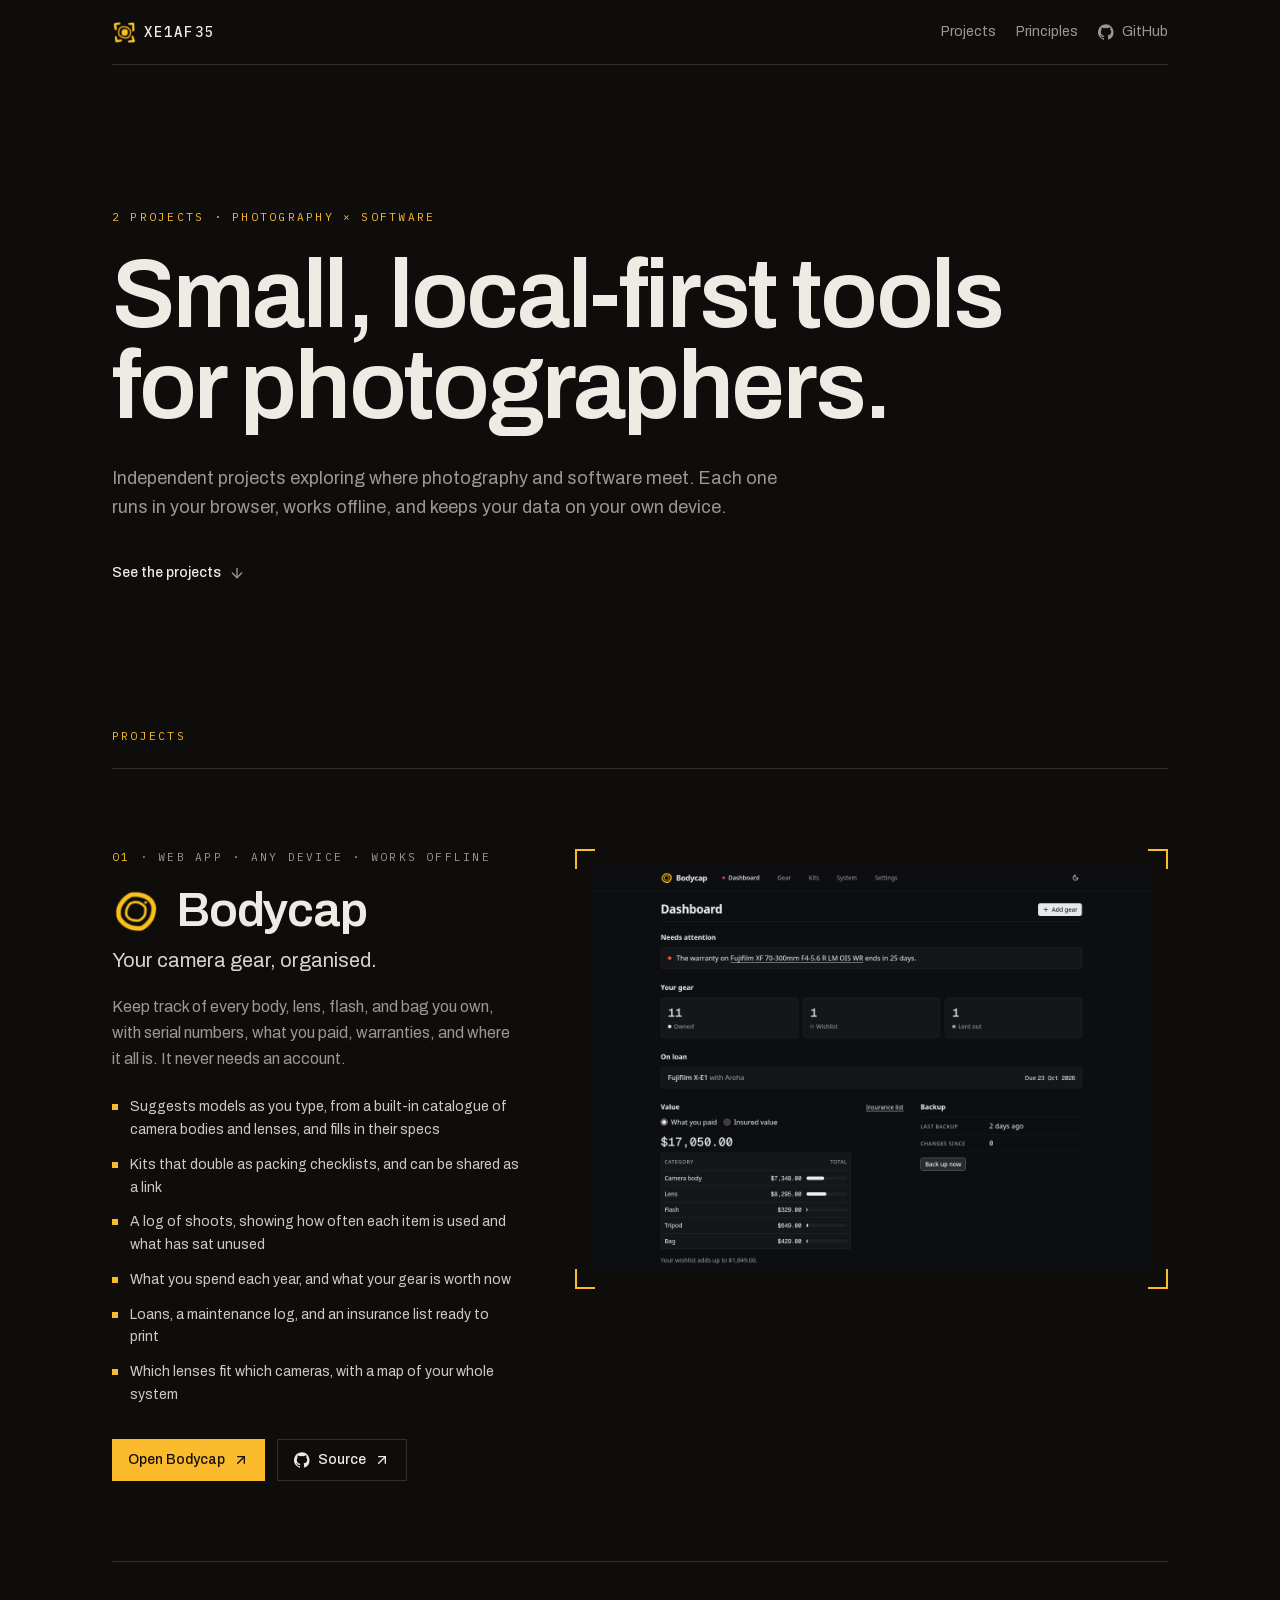
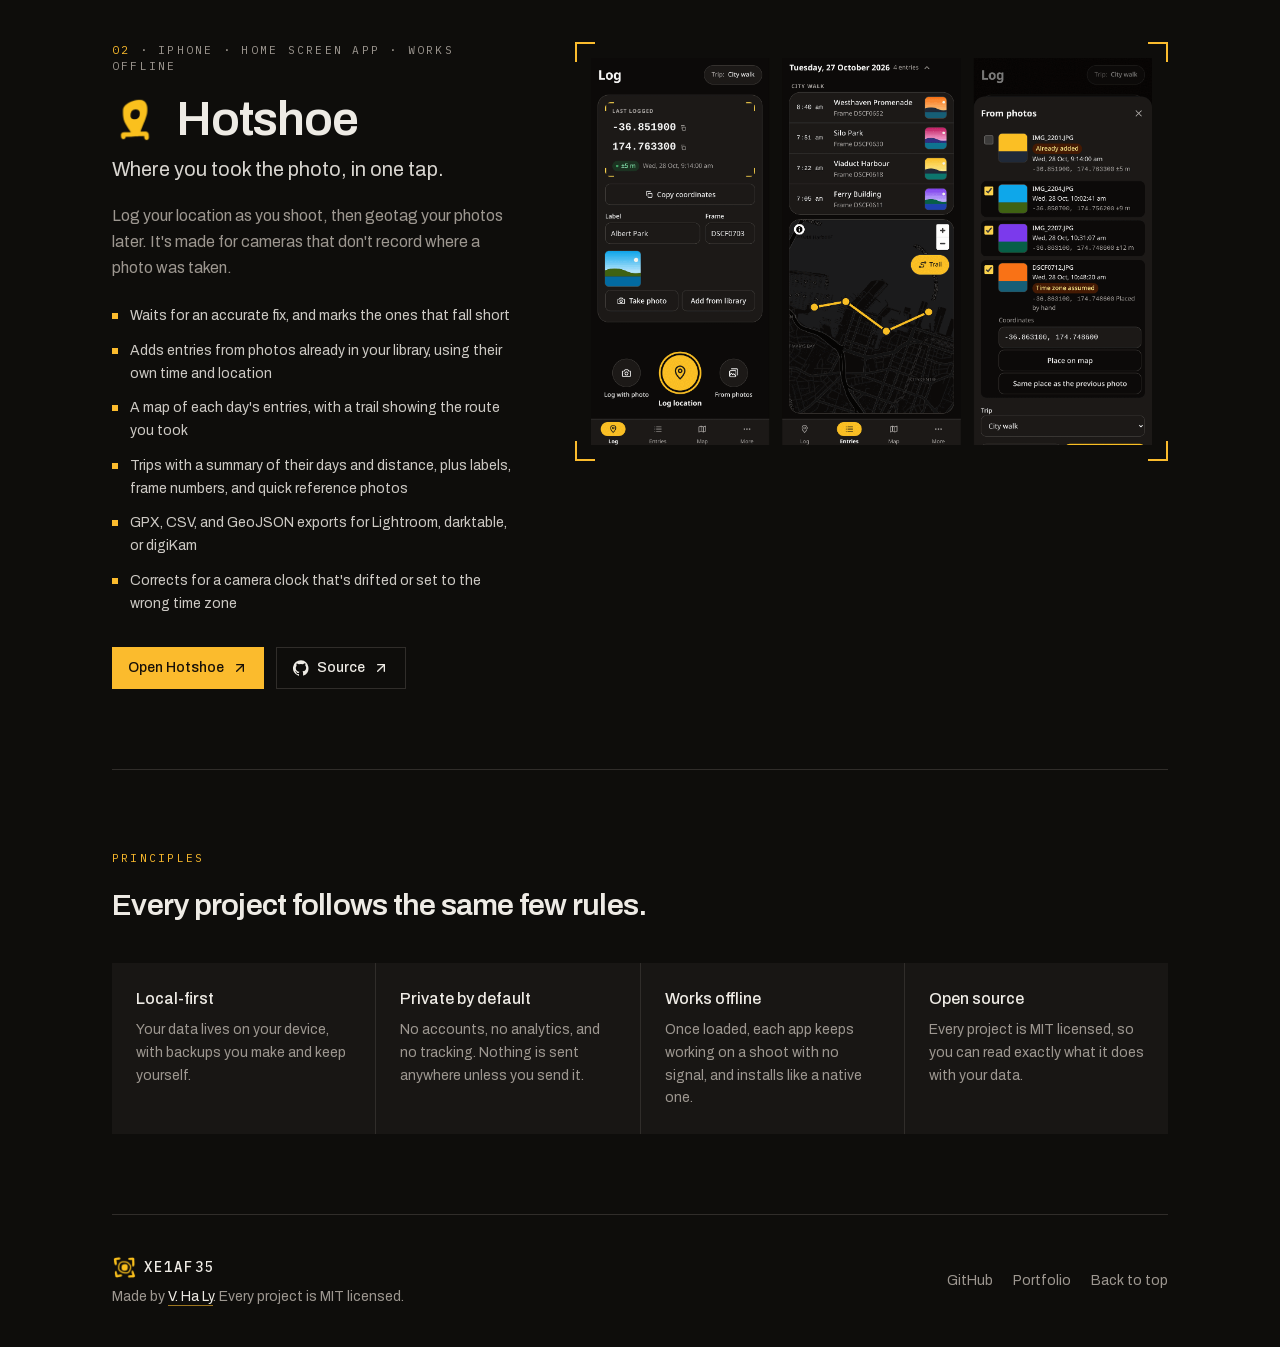
<file: index.html>
<!DOCTYPE html><html lang="en-NZ" class="bg-background archivo_9443aef7-module__vKFuNW__variable ibm_plex_mono_28411002-module__cjC0Ca__variable"><head><meta charSet="utf-8"/><meta name="viewport" content="width=device-width, initial-scale=1"/><link rel="preload" href="/_next/static/media/75affa71d1e2f6a7-s.p.17-aodiw50953.woff2" as="font" crossorigin="" type="font/woff2"/><link rel="preload" href="/_next/static/media/99e609270109b47d-s.p.40sczeszzbjw1.woff2" as="font" crossorigin="" type="font/woff2"/><link rel="preload" href="/_next/static/media/effe91970fc4db64-s.p.0oace-s_gkfks.woff2" as="font" crossorigin="" type="font/woff2"/><link rel="preload" href="/icon.png?v=8499e28e8b" as="image"/><link rel="preload" href="/icons/bodycap.png?v=07305f9832" as="image"/><link rel="preload" href="/projects/bodycap.png?v=59fda9c60c" as="image"/><link rel="preload" href="/icons/hotshoe.png?v=82505950b6" as="image"/><link rel="stylesheet" href="/_next/static/chunks/3-f-w91wsp8zu.css" data-precedence="next"/><link rel="preload" as="script" fetchPriority="low" href="/_next/static/chunks/068tv5jdpv59c.js"/><script src="/_next/static/chunks/0fp66e41x4xz5.js" async=""></script><script src="/_next/static/chunks/1pxn44xleb8o7.js" async=""></script><script src="/_next/static/chunks/turbopack-30o8ffguptx6-.js" async=""></script><script src="/_next/static/chunks/017i2_0_yuh4o.js" async=""></script><script src="/_next/static/chunks/14hf65ykvrs0z.js" async=""></script><meta name="theme-color" content="#0f0e0d"/><meta name="color-scheme" content="dark"/><title>XE1AF35: Small, local-first tools for photographers</title><meta name="description" content="Independent projects exploring where photography and software meet. Each one runs in your browser, works offline, and keeps your data on your own device."/><link rel="icon" href="/icon.png?icon.20_jeyolqkyei.png" sizes="100x100" type="image/png"/><link rel="apple-touch-icon" href="/apple-icon.png?apple-icon.3x8few6mnfmg3.png" sizes="180x180" type="image/png"/><meta name="next-size-adjust" content=""/><script src="/_next/static/chunks/0cz1d0mv5g_q7.js" noModule=""></script></head><body class="font-sans antialiased"><div hidden=""><!--$--><!--/$--></div><div id="top" class="mx-auto min-h-dvh w-full max-w-6xl px-4 sm:px-8 lg:px-12"><header class="flex items-center justify-between gap-4 border-b border-border py-5"><a href="#top" class="inline-flex items-center gap-2 font-mono text-sm font-medium tracking-[0.15em] text-foreground"><img src="/icon.png?v=8499e28e8b" alt="" width="24" height="24" class="size-6"/>XE1AF35</a><nav aria-label="Main" class="flex items-center gap-5 text-sm text-muted-foreground"><a href="#projects" class="transition-colors hover:text-foreground">Projects</a><a href="#principles" class="hidden transition-colors hover:text-foreground sm:inline">Principles</a><a href="https://github.com/XE1AF35" target="_blank" rel="noreferrer" class="inline-flex items-center gap-2 transition-colors hover:text-foreground"><svg viewBox="0 0 24 24" fill="currentColor" aria-hidden="true" class="size-4"><path d="M12 .3a12 12 0 0 0-3.8 23.4c.6.1.8-.3.8-.6v-2c-3.3.7-4-1.6-4-1.6-.6-1.4-1.4-1.8-1.4-1.8-1-.7.1-.7.1-.7 1.2.1 1.8 1.2 1.8 1.2 1 1.8 2.8 1.3 3.5 1 .1-.8.4-1.3.7-1.6-2.7-.3-5.5-1.3-5.5-6 0-1.2.5-2.3 1.3-3.1-.2-.4-.6-1.6 0-3.2 0 0 1-.3 3.4 1.2a11.5 11.5 0 0 1 6 0C17.3 4.7 18.3 5 18.3 5c.6 1.6.2 2.8.1 3.2.8.8 1.3 1.9 1.3 3.1 0 4.6-2.8 5.6-5.5 5.9.5.4.9 1.1.9 2.2v3.3c0 .3.2.7.8.6A12 12 0 0 0 12 .3"></path></svg><span class="sr-only sm:not-sr-only">GitHub</span></a></nav></header><main><section aria-labelledby="tagline" class="py-20 sm:py-28 lg:py-36"><p class="font-mono text-[0.7rem] uppercase tracking-[0.2em] text-primary">2<!-- --> projects · Photography × software</p><h1 id="tagline" class="mt-6 max-w-4xl text-balance text-5xl font-semibold leading-[0.95] tracking-tight sm:text-7xl lg:text-8xl">Small, local-first tools for photographers.</h1><p class="mt-8 max-w-2xl text-pretty text-lg leading-relaxed text-muted-foreground">Independent projects exploring where photography and software meet. Each one runs in your browser, works offline, and keeps your data on your own device.</p><a href="#projects" class="group mt-10 inline-flex items-center gap-2 text-sm font-medium text-foreground transition-colors hover:text-primary">See the projects<svg xmlns="http://www.w3.org/2000/svg" width="24" height="24" viewBox="0 0 24 24" fill="none" stroke="currentColor" stroke-width="2" stroke-linecap="round" stroke-linejoin="round" class="lucide lucide-arrow-down size-4 text-muted-foreground transition-transform duration-300 group-hover:translate-y-0.5 group-hover:text-primary" aria-hidden="true"><path d="M12 5v14"></path><path d="m19 12-7 7-7-7"></path></svg></a></section><section id="projects" aria-labelledby="projects-heading" class="scroll-mt-6"><h2 id="projects-heading" class="font-mono text-[0.7rem] uppercase tracking-[0.2em] pb-6 text-primary">Projects</h2><article aria-labelledby="bodycap" class="border-t border-border py-16 sm:py-20"><div class="grid grid-cols-1 gap-10 lg:grid-cols-12 lg:gap-14"><div class="min-w-0 lg:col-span-5"><p class="font-mono text-[0.7rem] uppercase tracking-[0.2em] text-muted-foreground"><span class="text-primary">01</span><span> · <!-- -->Web app</span><span> · <!-- -->Any device</span><span> · <!-- -->Works offline</span></p><h3 id="bodycap" class="mt-5 flex items-center gap-4 text-4xl font-semibold tracking-tight sm:text-5xl"><img src="/icons/bodycap.png?v=07305f9832" alt="" width="48" height="48" class="size-10 shrink-0 sm:size-12"/>Bodycap</h3><p class="mt-3 text-xl text-foreground/90">Your camera gear, organised.</p><p class="mt-5 text-pretty leading-relaxed text-muted-foreground">Keep track of every body, lens, flash, and bag you own, with serial numbers, what you paid, warranties, and where it all is. It never needs an account.</p><ul class="mt-6 space-y-3"><li class="flex gap-3 text-sm leading-relaxed text-foreground/85"><span class="mt-2 size-1.5 shrink-0 bg-primary" aria-hidden="true"></span>Suggests models as you type, from a built-in catalogue of camera bodies and lenses, and fills in their specs</li><li class="flex gap-3 text-sm leading-relaxed text-foreground/85"><span class="mt-2 size-1.5 shrink-0 bg-primary" aria-hidden="true"></span>Kits that double as packing checklists, and can be shared as a link</li><li class="flex gap-3 text-sm leading-relaxed text-foreground/85"><span class="mt-2 size-1.5 shrink-0 bg-primary" aria-hidden="true"></span>A log of shoots, showing how often each item is used and what has sat unused</li><li class="flex gap-3 text-sm leading-relaxed text-foreground/85"><span class="mt-2 size-1.5 shrink-0 bg-primary" aria-hidden="true"></span>What you spend each year, and what your gear is worth now</li><li class="flex gap-3 text-sm leading-relaxed text-foreground/85"><span class="mt-2 size-1.5 shrink-0 bg-primary" aria-hidden="true"></span>Loans, a maintenance log, and an insurance list ready to print</li><li class="flex gap-3 text-sm leading-relaxed text-foreground/85"><span class="mt-2 size-1.5 shrink-0 bg-primary" aria-hidden="true"></span>Which lenses fit which cameras, with a map of your whole system</li></ul><div class="mt-8 flex flex-wrap gap-3"><a href="https://xe1af35.github.io/bodycap/" target="_blank" rel="noreferrer" class="group inline-flex items-center gap-2 px-4 py-2.5 text-sm font-medium transition-colors focus-visible:outline-2 focus-visible:outline-offset-2 focus-visible:outline-primary bg-primary text-primary-foreground hover:bg-primary/85">Open <!-- -->Bodycap<svg xmlns="http://www.w3.org/2000/svg" width="24" height="24" viewBox="0 0 24 24" fill="none" stroke="currentColor" stroke-width="2" stroke-linecap="round" stroke-linejoin="round" class="lucide lucide-arrow-up-right size-4 transition-transform duration-300 group-hover:-translate-y-0.5 group-hover:translate-x-0.5" aria-hidden="true"><path d="M7 7h10v10"></path><path d="M7 17 17 7"></path></svg></a><a href="https://github.com/XE1AF35/bodycap" target="_blank" rel="noreferrer" class="group inline-flex items-center gap-2 px-4 py-2.5 text-sm font-medium transition-colors focus-visible:outline-2 focus-visible:outline-offset-2 focus-visible:outline-primary border border-border text-foreground hover:border-primary hover:text-primary"><svg viewBox="0 0 24 24" fill="currentColor" aria-hidden="true" class="size-4"><path d="M12 .3a12 12 0 0 0-3.8 23.4c.6.1.8-.3.8-.6v-2c-3.3.7-4-1.6-4-1.6-.6-1.4-1.4-1.8-1.4-1.8-1-.7.1-.7.1-.7 1.2.1 1.8 1.2 1.8 1.2 1 1.8 2.8 1.3 3.5 1 .1-.8.4-1.3.7-1.6-2.7-.3-5.5-1.3-5.5-6 0-1.2.5-2.3 1.3-3.1-.2-.4-.6-1.6 0-3.2 0 0 1-.3 3.4 1.2a11.5 11.5 0 0 1 6 0C17.3 4.7 18.3 5 18.3 5c.6 1.6.2 2.8.1 3.2.8.8 1.3 1.9 1.3 3.1 0 4.6-2.8 5.6-5.5 5.9.5.4.9 1.1.9 2.2v3.3c0 .3.2.7.8.6A12 12 0 0 0 12 .3"></path></svg>Source<svg xmlns="http://www.w3.org/2000/svg" width="24" height="24" viewBox="0 0 24 24" fill="none" stroke="currentColor" stroke-width="2" stroke-linecap="round" stroke-linejoin="round" class="lucide lucide-arrow-up-right size-4 transition-transform duration-300 group-hover:-translate-y-0.5 group-hover:translate-x-0.5" aria-hidden="true"><path d="M7 7h10v10"></path><path d="M7 17 17 7"></path></svg></a></div></div><div class="min-w-0 lg:col-span-7"><a href="https://xe1af35.github.io/bodycap/" target="_blank" rel="noreferrer" class="viewfinder group block focus-visible:outline-2 focus-visible:outline-offset-4 focus-visible:outline-primary"><img src="/projects/bodycap.png?v=59fda9c60c" alt="The Bodycap dashboard, with a warranty running out, gear counts, a camera on loan, what the gear is worth by category, and backup status" width="1320" height="960" loading="eager" class="block h-auto w-full transition-opacity duration-300 group-hover:opacity-90"/><span class="sr-only">Open <!-- -->Bodycap</span></a></div></div></article><article aria-labelledby="hotshoe" class="border-t border-border py-16 sm:py-20"><div class="grid grid-cols-1 gap-10 lg:grid-cols-12 lg:gap-14"><div class="min-w-0 lg:col-span-5"><p class="font-mono text-[0.7rem] uppercase tracking-[0.2em] text-muted-foreground"><span class="text-primary">02</span><span> · <!-- -->iPhone</span><span> · <!-- -->Home Screen app</span><span> · <!-- -->Works offline</span></p><h3 id="hotshoe" class="mt-5 flex items-center gap-4 text-4xl font-semibold tracking-tight sm:text-5xl"><img src="/icons/hotshoe.png?v=82505950b6" alt="" width="48" height="48" class="size-10 shrink-0 sm:size-12"/>Hotshoe</h3><p class="mt-3 text-xl text-foreground/90">Where you took the photo, in one tap.</p><p class="mt-5 text-pretty leading-relaxed text-muted-foreground">Log your location as you shoot, then geotag your photos later. It&#x27;s made for cameras that don&#x27;t record where a photo was taken.</p><ul class="mt-6 space-y-3"><li class="flex gap-3 text-sm leading-relaxed text-foreground/85"><span class="mt-2 size-1.5 shrink-0 bg-primary" aria-hidden="true"></span>Waits for an accurate fix, and marks the ones that fall short</li><li class="flex gap-3 text-sm leading-relaxed text-foreground/85"><span class="mt-2 size-1.5 shrink-0 bg-primary" aria-hidden="true"></span>Adds entries from photos already in your library, using their own time and location</li><li class="flex gap-3 text-sm leading-relaxed text-foreground/85"><span class="mt-2 size-1.5 shrink-0 bg-primary" aria-hidden="true"></span>A map of each day&#x27;s entries, with a trail showing the route you took</li><li class="flex gap-3 text-sm leading-relaxed text-foreground/85"><span class="mt-2 size-1.5 shrink-0 bg-primary" aria-hidden="true"></span>Trips with a summary of their days and distance, plus labels, frame numbers, and quick reference photos</li><li class="flex gap-3 text-sm leading-relaxed text-foreground/85"><span class="mt-2 size-1.5 shrink-0 bg-primary" aria-hidden="true"></span>GPX, CSV, and GeoJSON exports for Lightroom, darktable, or digiKam</li><li class="flex gap-3 text-sm leading-relaxed text-foreground/85"><span class="mt-2 size-1.5 shrink-0 bg-primary" aria-hidden="true"></span>Corrects for a camera clock that&#x27;s drifted or set to the wrong time zone</li></ul><div class="mt-8 flex flex-wrap gap-3"><a href="https://xe1af35.github.io/hotshoe/" target="_blank" rel="noreferrer" class="group inline-flex items-center gap-2 px-4 py-2.5 text-sm font-medium transition-colors focus-visible:outline-2 focus-visible:outline-offset-2 focus-visible:outline-primary bg-primary text-primary-foreground hover:bg-primary/85">Open <!-- -->Hotshoe<svg xmlns="http://www.w3.org/2000/svg" width="24" height="24" viewBox="0 0 24 24" fill="none" stroke="currentColor" stroke-width="2" stroke-linecap="round" stroke-linejoin="round" class="lucide lucide-arrow-up-right size-4 transition-transform duration-300 group-hover:-translate-y-0.5 group-hover:translate-x-0.5" aria-hidden="true"><path d="M7 7h10v10"></path><path d="M7 17 17 7"></path></svg></a><a href="https://github.com/XE1AF35/hotshoe" target="_blank" rel="noreferrer" class="group inline-flex items-center gap-2 px-4 py-2.5 text-sm font-medium transition-colors focus-visible:outline-2 focus-visible:outline-offset-2 focus-visible:outline-primary border border-border text-foreground hover:border-primary hover:text-primary"><svg viewBox="0 0 24 24" fill="currentColor" aria-hidden="true" class="size-4"><path d="M12 .3a12 12 0 0 0-3.8 23.4c.6.1.8-.3.8-.6v-2c-3.3.7-4-1.6-4-1.6-.6-1.4-1.4-1.8-1.4-1.8-1-.7.1-.7.1-.7 1.2.1 1.8 1.2 1.8 1.2 1 1.8 2.8 1.3 3.5 1 .1-.8.4-1.3.7-1.6-2.7-.3-5.5-1.3-5.5-6 0-1.2.5-2.3 1.3-3.1-.2-.4-.6-1.6 0-3.2 0 0 1-.3 3.4 1.2a11.5 11.5 0 0 1 6 0C17.3 4.7 18.3 5 18.3 5c.6 1.6.2 2.8.1 3.2.8.8 1.3 1.9 1.3 3.1 0 4.6-2.8 5.6-5.5 5.9.5.4.9 1.1.9 2.2v3.3c0 .3.2.7.8.6A12 12 0 0 0 12 .3"></path></svg>Source<svg xmlns="http://www.w3.org/2000/svg" width="24" height="24" viewBox="0 0 24 24" fill="none" stroke="currentColor" stroke-width="2" stroke-linecap="round" stroke-linejoin="round" class="lucide lucide-arrow-up-right size-4 transition-transform duration-300 group-hover:-translate-y-0.5 group-hover:translate-x-0.5" aria-hidden="true"><path d="M7 7h10v10"></path><path d="M7 17 17 7"></path></svg></a></div></div><div class="min-w-0 lg:col-span-7"><a href="https://xe1af35.github.io/hotshoe/" target="_blank" rel="noreferrer" class="viewfinder group block focus-visible:outline-2 focus-visible:outline-offset-4 focus-visible:outline-primary"><img src="/projects/hotshoe.png?v=8e7fa59f9d" alt="Hotshoe on a phone: the last location logged with its accuracy, label, and photo; a day of entries with its map open and the trail joining them; and photos from the library being reviewed before they become entries" width="1899" height="1311" loading="lazy" class="block h-auto w-full transition-opacity duration-300 group-hover:opacity-90"/><span class="sr-only">Open <!-- -->Hotshoe</span></a></div></div></article></section><section id="principles" aria-labelledby="principles-heading" class="scroll-mt-6 border-t border-border py-16 sm:py-20"><h2 id="principles-heading" class="font-mono text-[0.7rem] uppercase tracking-[0.2em] text-primary">Principles</h2><p class="mt-5 max-w-2xl text-pretty text-2xl font-semibold tracking-tight sm:text-3xl">Every project follows the same few rules.</p><dl class="mt-10 grid gap-px bg-border sm:grid-cols-2 lg:grid-cols-4"><div class="bg-background p-6 sm:bg-card"><dt class="font-medium">Local-first</dt><dd class="mt-2 text-sm leading-relaxed text-muted-foreground">Your data lives on your device, with backups you make and keep yourself.</dd></div><div class="bg-background p-6 sm:bg-card"><dt class="font-medium">Private by default</dt><dd class="mt-2 text-sm leading-relaxed text-muted-foreground">No accounts, no analytics, and no tracking. Nothing is sent anywhere unless you send it.</dd></div><div class="bg-background p-6 sm:bg-card"><dt class="font-medium">Works offline</dt><dd class="mt-2 text-sm leading-relaxed text-muted-foreground">Once loaded, each app keeps working on a shoot with no signal, and installs like a native one.</dd></div><div class="bg-background p-6 sm:bg-card"><dt class="font-medium">Open source</dt><dd class="mt-2 text-sm leading-relaxed text-muted-foreground">Every project is MIT licensed, so you can read exactly what it does with your data.</dd></div></dl></section></main><footer class="flex flex-col gap-6 border-t border-border py-10 text-sm text-muted-foreground sm:flex-row sm:items-center sm:justify-between"><div class="space-y-2"><a href="#top" class="inline-flex items-center gap-2 font-mono text-sm font-medium tracking-[0.15em] text-foreground"><img src="/icon.png?v=8499e28e8b" alt="" width="24" height="24" class="size-6"/>XE1AF35</a><p>Made by<!-- --> <a href="https://havl-code.github.io" target="_blank" rel="noreferrer" class="text-foreground underline decoration-primary/60 underline-offset-4 transition-colors hover:text-primary">V. Ha Ly</a>. Every project is MIT licensed.</p></div><nav aria-label="Elsewhere" class="flex gap-5"><a href="https://github.com/XE1AF35" target="_blank" rel="noreferrer" class="transition-colors hover:text-foreground">GitHub</a><a href="https://havl-code.github.io" target="_blank" rel="noreferrer" class="transition-colors hover:text-foreground">Portfolio</a><a href="#top" class="transition-colors hover:text-foreground">Back to top</a></nav></footer></div><!--$--><!--/$--><script src="/_next/static/chunks/068tv5jdpv59c.js" id="_R_" async=""></script><script>(self.__next_f=self.__next_f||[]).push([0])</script><script>self.__next_f.push([1,"1:\"$Sreact.fragment\"\n2:I[27542,[\"/_next/static/chunks/017i2_0_yuh4o.js\"],\"default\"]\n3:I[1832,[\"/_next/static/chunks/017i2_0_yuh4o.js\"],\"default\"]\nb:I[47924,[\"/_next/static/chunks/017i2_0_yuh4o.js\"],\"default\",1]\n:HL[\"/_next/static/chunks/3-f-w91wsp8zu.css\",\"style\"]\n:HL[\"/_next/static/media/75affa71d1e2f6a7-s.p.17-aodiw50953.woff2\",\"font\",{\"crossOrigin\":\"\",\"type\":\"font/woff2\"}]\n:HL[\"/_next/static/media/99e609270109b47d-s.p.40sczeszzbjw1.woff2\",\"font\",{\"crossOrigin\":\"\",\"type\":\"font/woff2\"}]\n:HL[\"/_next/static/media/effe91970fc4db64-s.p.0oace-s_gkfks.woff2\",\"font\",{\"crossOrigin\":\"\",\"type\":\"font/woff2\"}]\n:HL[\"/icon.png?v=8499e28e8b\",\"image\"]\n0:{\"P\":null,\"c\":[\"\",\"\"],\"q\":\"\",\"i\":false,\"f\":[[[\"\",{\"children\":[\"__PAGE__\",{},\"$undefined\",\"$undefined\",4608]},\"$undefined\",\"$undefined\",4624],[[\"$\",\"$1\",\"c\",{\"children\":[[[\"$\",\"link\",\"0\",{\"rel\":\"stylesheet\",\"href\":\"/_next/static/chunks/3-f-w91wsp8zu.css\",\"precedence\":\"next\",\"crossOrigin\":\"$undefined\",\"nonce\":\"$undefined\"}],[\"$\",\"script\",\"script-0\",{\"src\":\"/_next/static/chunks/017i2_0_yuh4o.js\",\"async\":true,\"nonce\":\"$undefined\"}]],[\"$\",\"html\",null,{\"lang\":\"en-NZ\",\"className\":\"bg-background archivo_9443aef7-module__vKFuNW__variable ibm_plex_mono_28411002-module__cjC0Ca__variable\",\"children\":[\"$\",\"body\",null,{\"className\":\"font-sans antialiased\",\"children\":[\"$\",\"$L2\",null,{\"parallelRouterKey\":\"children\",\"error\":\"$undefined\",\"errorStyles\":\"$undefined\",\"errorScripts\":\"$undefined\",\"template\":[\"$\",\"$L3\",null,{}],\"templateStyles\":\"$undefined\",\"templateScripts\":\"$undefined\",\"notFound\":[[[\"$\",\"title\",null,{\"children\":\"404: This page could not be found.\"}],[\"$\",\"div\",null,{\"style\":{\"fontFamily\":\"system-ui,\\\"Segoe UI\\\",Roboto,Helvetica,Arial,sans-serif,\\\"Apple Color Emoji\\\",\\\"Segoe UI Emoji\\\"\",\"height\":\"100vh\",\"textAlign\":\"center\",\"display\":\"flex\",\"flexDirection\":\"column\",\"alignItems\":\"center\",\"justifyContent\":\"center\"},\"children\":[\"$\",\"div\",null,{\"children\":[[\"$\",\"style\",null,{\"dangerouslySetInnerHTML\":{\"__html\":\"body{color:#000;background:#fff;margin:0}.next-error-h1{border-right:1px solid rgba(0,0,0,.3)}@media (prefers-color-scheme:dark){body{color:#fff;background:#000}.next-error-h1{border-right:1px solid rgba(255,255,255,.3)}}\"}}],[\"$\",\"h1\",null,{\"className\":\"next-error-h1\",\"style\":{\"display\":\"inline-block\",\"margin\":\"0 20px 0 0\",\"padding\":\"0 23px 0 0\",\"fontSize\":24,\"fontWeight\":500,\"verticalAlign\":\"top\",\"lineHeight\":\"49px\"},\"children\":404}],[\"$\",\"div\",null,{\"style\":{\"display\":\"inline-block\"},\"children\":[\"$\",\"h2\",null,{\"style\":{\"fontSize\":14,\"fontWeight\":400,\"lineHeight\":\"49px\",\"margin\":0},\"children\":\"This page could not be found.\"}]}]]}]}]],[]],\"forbidden\":\"$undefined\",\"unauthorized\":\"$undefined\"}]}]}]]}],{\"children\":[[\"$\",\"$1\",\"c\",{\"children\":[[\"$\",\"div\",null,{\"id\":\"top\",\"className\":\"mx-auto min-h-dvh w-full max-w-6xl px-4 sm:px-8 lg:px-12\",\"children\":[[\"$\",\"header\",null,{\"className\":\"flex items-center justify-between gap-4 border-b border-border py-5\",\"children\":[[\"$\",\"a\",null,{\"href\":\"#top\",\"className\":\"inline-flex items-center gap-2 font-mono text-sm font-medium tracking-[0.15em] text-foreground\",\"children\":[[\"$\",\"img\",null,{\"src\":\"/icon.png?v=8499e28e8b\",\"alt\":\"\",\"width\":24,\"height\":24,\"className\":\"size-6\"}],\"XE1AF35\"]}],[\"$\",\"nav\",null,{\"aria-label\":\"Main\",\"className\":\"flex items-center gap-5 text-sm text-muted-foreground\",\"children\":[[\"$\",\"a\",null,{\"href\":\"#projects\",\"className\":\"transition-colors hover:text-foreground\",\"children\":\"Projects\"}],[\"$\",\"a\",null,{\"href\":\"#principles\",\"className\":\"hidden transition-colors hover:text-foreground sm:inline\",\"children\":\"Principles\"}],[\"$\",\"a\",null,{\"href\":\"https://github.com/XE1AF35\",\"target\":\"_blank\",\"rel\":\"noreferrer\",\"className\":\"inline-flex items-center gap-2 transition-colors hover:text-foreground\",\"children\":[[\"$\",\"svg\",null,{\"viewBox\":\"0 0 24 24\",\"fill\":\"currentColor\",\"aria-hidden\":\"true\",\"className\":\"size-4\",\"children\":[\"$\",\"path\",null,{\"d\":\"M12 .3a12 12 0 0 0-3.8 23.4c.6.1.8-.3.8-.6v-2c-3.3.7-4-1.6-4-1.6-.6-1.4-1.4-1.8-1.4-1.8-1-.7.1-.7.1-.7 1.2.1 1.8 1.2 1.8 1.2 1 1.8 2.8 1.3 3.5 1 .1-.8.4-1.3.7-1.6-2.7-.3-5.5-1.3-5.5-6 0-1.2.5-2.3 1.3-3.1-.2-.4-.6-1.6 0-3.2 0 0 1-.3 3.4 1.2a11.5 11.5 0 0 1 6 0C17.3 4.7 18.3 5 18.3 5c.6 1.6.2 2.8.1 3.2.8.8 1.3 1.9 1.3 3.1 0 4.6-2.8 5.6-5.5 5.9.5.4.9 1.1.9 2.2v3.3c0 .3.2.7.8.6A12 12 0 0 0 12 .3\"}]}],[\"$\",\"span\",null,{\"className\":\"sr-only sm:not-sr-only\",\"children\":\"GitHub\"}]]}]]}]]}],[\"$\",\"main\",null,{\"children\":[[\"$\",\"section\",null,{\"aria-labelledby\":\"tagline\",\"className\":\"py-20 sm:py-28 lg:py-36\",\"children\":[[\"$\",\"p\",null,{\"className\":\"font-mono text-[0.7rem] uppercase tracking-[0.2em] text-primary\",\"children\":[2,\" projects · Photography × software\"]}],[\"$\",\"h1\",null,{\"id\":\"tagline\",\"className\":\"mt-6 max-w-4xl text-balance text-5xl font-semibold leading-[0.95] tracking-tight sm:text-7xl lg:text-8xl\",\"children\":\"Small, local-first tools for photographers.\"}],[\"$\",\"p\",null,{\"className\":\"mt-8 max-w-2xl text-pretty text-lg leading-relaxed text-muted-foreground\",\"children\":\"Independent projects exploring where photography and software meet. Each one runs in your browser, works offline, and keeps your data on your own device.\"}],\"$L4\"]}],\"$L5\",\"$L6\"]}],\"$L7\"]}],[\"$L8\"],\"$L9\"]}],{},null,false,null]},null,false,null],\"$La\",false]],\"m\":\"$undefined\",\"G\":[\"$b\",[\"$Lc\"]],\"S\":true,\"h\":null,\"r\":\"$undefined\",\"s\":\"$undefined\",\"a\":\"$undefined\",\"l\":\"$undefined\",\"p\":\"$undefined\",\"d\":\"$undefined\",\"b\":\"obdUFX2pAzzX8iZu5qidN\"}\nd:I[39612,[\"/_next/static/chunks/017i2_0_yuh4o.js\",\"/_next/static/chunks/14hf65ykvrs0z.js\"],\"default\"]\n12:I[88889,[\"/_next/static/chunks/017i2_0_yuh4o.js\"],\"OutletBoundary\"]\n13:\"$Sreact.suspense\"\n15:I[88889,[\"/_next/static/chunks/017i2_0_yuh4o.js\"],\"ViewportBoundary\"]\n17:I[88889,[\"/_next/static/chunks/017i2_0_yuh4o.js\"],\"MetadataBoundary\"]\n:HL[\"/icons/bodycap.png?v=07305f9832\",\"image\"]\n4:[\"$\",\"a\",null,{\"href\":\"#projects\",\"className\":\"group mt-10 inline-flex items-center gap-2 text-sm font-medium text-foreground transition-colors hover:text-primary\",\"children\":[\"See the projects\",[\"$\",\"$Ld\",null,{\"ref\":\"$undefined\",\"icon\":{\"name\":\"arrow-down\",\"size\":24,\"node\":[[\"path\",{\"d\":\"M12 5v14\",\"key\":\"s699le\"}],[\"path\",{\"d\":\"m19 12-7 7-7-7\",\"key\":\"1idqje\"}]]},\"className\":\"size-4 text-muted-foreground transition-transform duration-300 group-hover:translate-y-0.5 group-hover:text-primary\",\"aria-hidden\":\"true\"}]]}]\n5:[\"$\",\"section\",null,{\"id\":\"projects\",\"aria-labelledby\":\"projects-heading\",\"className\":\"scroll-mt-6\",\"children\":[[\"$\",\"h2\",null,{\"id\":\"projects-heading\",\"className\":\"font-mono text-[0.7rem] uppercase tracking-[0.2em] pb-6 text-primary\",\"children\":\"Projects\"}],[[\"$\",\"article\",\"Bodycap\",{\"aria-labelledby\":\"bodycap\",\"className\":\"border-t border-border py-16 sm:py-20\",\"children\":[\"$\",\"div\",null,{\"className\":\"grid grid-cols-1 gap-10 lg:grid-cols-12 lg:gap-14\",\"children\":[[\"$\",\"div\",null,{\"className\":\"min-w-0 lg:col-span-5\",\"children\":[[\"$\",\"p\",null,{\"className\":\"font-mono text-[0.7rem] uppercase tracking-[0.2em] text-muted-foreground\",\"children\":[[\"$\",\"span\",null,{\"className\":\"text-primary\",\"children\":\"01\"}],[[\"$\",\"span\",\"Web app\",{\"children\":[\" · \",\"Web app\"]}],[\"$\",\"span\",\"Any device\",{\"children\":[\" · \",\"Any device\"]}],[\"$\",\"span\",\"Works offline\",{\"children\":[\" · \",\"Works offline\"]}]]]}],[\"$\",\"h3\",null,{\"id\":\"bodycap\",\"className\":\"mt-5 flex items-center gap-4 text-4xl font-semibold tracking-tight sm:text-5xl\",\"children\":[[\"$\",\"img\",null,{\"src\":\"/icons/bodycap.png?v=07305f9832\",\"alt\":\"\",\"width\":48,\"height\":48,\"className\":\"size-10 shrink-0 sm:size-12\"}],\"Bodycap\"]}],[\"$\",\"p\",null,{\"className\":\"mt-3 text-xl text-foreground/90\",\"children\":\"Your camera gear, organised.\"}],[\"$\",\"p\",null,{\"className\":\"mt-5 text-pretty leading-relaxed text-muted-foreground\",\"children\":\"Keep track of every body, lens, flash, and bag you own, with serial numbers, what you paid, warranties, and where it all is. It never needs an account.\"}],[\"$\",\"ul\",null,{\"className\":\"mt-6 space-y-3\",\"children\":[[\"$\",\"li\",\"Suggests models as you type, from a built-in catalogue of camera bodies and lenses, and fills in their specs\",{\"className\":\"flex gap-3 text-sm leading-relaxed text-foreground/85\",\"children\":[[\"$\",\"span\",null,{\"className\":\"mt-2 size-1.5 shrink-0 bg-primary\",\"aria-hidden\":\"true\"}],\"Suggests models as you type, from a built-in catalogue of camera bodies and lenses, and fills in their specs\"]}],[\"$\",\"li\",\"Kits that double as packing checklists, and can be shared as a link\",{\"className\":\"flex gap-3 text-sm leading-relaxed text-foreground/85\",\"children\":[[\"$\",\"span\",null,{\"className\":\"mt-2 size-1.5 shrink-0 bg-primary\",\"aria-hidden\":\"true\"}],\"Kits that double as packing checklists, and can be shared as a link\"]}],[\"$\",\"li\",\"A log of shoots, showing how often each item is used and what has sat unused\",{\"className\":\"flex gap-3 text-sm leading-relaxed text-foreground/85\",\"children\":[[\"$\",\"span\",null,{\"className\":\"mt-2 size-1.5 shrink-0 bg-primary\",\"aria-hidden\":\"true\"}],\"A log of shoots, showing how often each item is used and what has sat unused\"]}],[\"$\",\"li\",\"What you spend each year, and what your gear is worth now\",{\"className\":\"flex gap-3 text-sm leading-relaxed text-foreground/85\",\"children\":[[\"$\",\"span\",null,{\"className\":\"mt-2 size-1.5 shrink-0 bg-primary\",\"aria-hidden\":\"true\"}],\"What you spend each year, and what your gear is worth now\"]}],[\"$\",\"li\",\"Loans, a maintenance log, and an insurance list ready to print\",{\"className\":\"flex gap-3 text-sm leading-relaxed text-foreground/85\",\"children\":[[\"$\",\"span\",null,{\"className\":\"mt-2 size-1.5 shrink-0 bg-primary\",\"aria-hidden\":\"true\"}],\"Loans, a maintenance log, and an insurance list ready to print\"]}],[\"$\",\"li\",\"Which lenses fit which cameras, with a map of your whole system\",{\"className\":\"flex gap-3 text-sm leading-relaxed text-foreground/85\",\"children\":[[\"$\",\"span\",null,{\"className\":\"mt-2 size-1.5 shrink-0 bg-primary\",\"aria-hidden\":\"true\"}],\"Which lenses fit which cameras, with a map of your whole system\"]}]]}],[\"$\",\"div\",null,{\"className\":\"mt-8 flex flex-wrap gap-3\",\"children\":[[\"$\",\"a\",null,{\"href\":\"https://xe1af35.github.io/bodycap/\",\"target\":\"_blank\",\"rel\":\"noreferrer\",\"className\":\"group inline-flex items-center gap-2 px-4 py-2.5 text-sm font-medium transition-colors focus-visible:outline-2 focus-visible:outline-offset-2 focus-visible:outline-primary bg-primary text-primary-foreground hover:bg-primary/85\",\"children\":[[\"Open \",\"Bodycap\"],\"$Le\"]}],\"$Lf\"]}]]}],\"$L10\"]}]}],\"$L11\"]]}]\n6:[\"$\",\"section\",null,{\"id\":\"principles\",\"aria-labelledby\":\"principles-heading\",\"className\":\"scroll-mt-6 border-t border-border py-16 sm:py-20\",\"children\":[[\"$\",\"h2\",null,{\"id\":\"principles-heading\",\"className\":\"font-mono text-[0.7rem] uppercase tracking-[0.2em] text-primary\",\"children\":\"Principles\"}],[\"$\",\"p\",null,{\"className\":\"mt-5 max-w-2xl text-pretty text-2xl font-semibold tracking-tight sm:text-3xl\",\"children\":\"Every project follows the same few rules.\"}],[\"$\",\"dl\",null,{\"className\":\"mt-10 grid gap-px bg-border sm:grid-cols-2 lg:grid-cols-4\",\"children\":[[\"$\",\"div\",\"Local-first\",{\"className\":\"bg-background p-6 sm:bg-card\",\"children\":[[\"$\",\"dt\",null,{\"className\":\"font-medium\",\"children\":\"Local-first\"}],[\"$\",\"dd\",null,{\"className\":\"mt-2 text-sm leading-relaxed text-muted-foreground\",\"children\":\"Your data lives on your device, with backups you make and keep yourself.\"}]]}],[\"$\",\"div\",\"Private by default\",{\"className\":\"bg-background p-6 sm:bg-card\",\"children\":[[\"$\",\"dt\",null,{\"className\":\"font-medium\",\"children\":\"Private by default\"}],[\"$\",\"dd\",null,{\"className\":\"mt-2 text-sm leading-relaxed text-muted-foreground\",\"children\":\"No accounts, no analytics, and no tracking. Nothing is sent anywhere unless you send it.\"}]]}],[\"$\",\"div\",\"Works offline\",{\"className\":\"bg-background p-6 sm:bg-card\",\"children\":[[\"$\",\"dt\",null,{\"className\":\"font-medium\",\"children\":\"Works offline\"}],[\"$\",\"dd\",null,{\"className\":\"mt-2 text-sm leading-relaxed text-muted-foreground\",\"children\":\"Once loaded, each app keeps working on a shoot with no signal, and installs like a native one.\"}]]}],[\"$\",\"div\",\"Open source\",{\"className\":\"bg-background p-6 sm:bg-card\",\"children\":[[\"$\",\"dt\",null,{\"className\":\"font-medium\",\"children\":\"Open source\"}],[\"$\",\"dd\",null,{\"className\":\"mt-2 text-sm leading-relaxed text-muted-foreground\",\"children\":\"Every project is MIT licensed, so you can read exactly what it does with your data.\"}]]}]]}]]}]\n7:[\"$\",\"footer\",null,{\"className\":\"flex flex-col gap-6 border-t border-border py-10 text-sm text-muted-foreground sm:flex-row sm:items-center sm:justify-between\",\"children\":[[\"$\",\"div\",null,{\"className\":\"space-y-2\",\"children\":[[\"$\",\"a\",null,{\"href\":\"#top\",\"className\":\"inline-flex items-center gap-2 font-mono text-sm font-medium tracking-[0.15em] text-foreground\",\"children\":[[\"$\",\"img\",null,{\"src\":\"/icon.png?v=8499e28e8b\",\"alt\":\"\",\"width\":24,\"height\":24,\"className\":\"size-6\"}],\"XE1AF35\"]}],[\"$\",\"p\",null,{\"children\":[\"Made by\",\" \",[\"$\",\"a\",null,{\"href\":\"https://havl-code.github.io\",\"target\":\"_blank\",\"rel\":\"noreferrer\",\"className\":\"text-foreground underline decoration-primary/60 underline-offset-4 transition-colors hover:text-primary\",\"children\":\"V. Ha Ly\"}],\". Every project is MIT licensed.\"]}]]}],[\"$\",\"nav\",null,{\"aria-label\":\"Elsewhere\",\"className\":\"flex gap-5\",\"children\":[[\"$\",\"a\",null,{\"href\":\"https://github.com/XE1AF35\",\"target\":\"_blank\",\"rel\":\"noreferrer\",\"className\":\"transition-colors hover:text-foreground\",\"children\":\"GitHub\"}],[\"$\",\"a\",null,{\"href\":\"https://havl-code.github.io\",\"target\":\"_blank\",\"rel\":\"noreferrer\",\"className\":\"transition-colors hover:text-foreground\",\"children\":\"Portfolio\"}],[\"$\",\"a\",null,{\"href\":\"#top\",\"className\":\"transition-colors hover:text-foreground\",\"children\":\"Back to top\"}]]}]]}]\n8:[\"$\",\"script\",\"script-0\",{\"src\":\"/_next/static/chunks/14hf65ykvrs0z.js\",\"async\":true,\"nonce\":\"$undefined\"}]\n9:[\"$\",\"$L12\",null,{\"children\":[\"$\",\"$13\",null,{\"name\":\"Next.MetadataOutlet\",\"children\":\"$@14\"}]}]\na:[\"$\",\"$1\",\"h\",{\"children\":[null,[\"$\",\"$L15\",null,{\"children\":\"$L16\"}],[\"$\",\"div\",null,{\"hidden\":true,\"children\":[\"$\",\"$L17\",null,{\"children\":[\"$\",\"$13\",null,{\"name\":\"Next.Metadata\",\"children\":\"$L18\"}]}]}],[\"$\",\"meta\",null,{\"name\":\"next-size-adjust\",\"content\":\"\"}]]}]\nc:[\"$\",\"link\",\"0\",{\"rel\":\"stylesheet\",\"href\":\"/_next/static/chunks/3-f-w91wsp8zu.css\",\"precedence\":\"next\",\"crossOrigin\":\"$undefined\",\"nonce\":\"$undefined\"}]\n:HL[\"/projects/bodycap.png?v=59fda9c60c\",\"image\"]\n:HL[\"/icons/hotshoe.png?v=82505950b6\",\"image\"]\ne:[\"$\",\"$Ld\",null,{\"ref\":\"$undefined\",\"icon\":{\"name\":\"arrow-up-right\",\"size\":24,\"node\":[[\"path\",{\"d\":\"M7 7h10v10\",\"key\":\"1tivn9\"}],[\"path\",{\"d\":\"M7 17 17 7\",\"key\":\"1vkiza\"}]]},\"className\":\"size-4 transition-transform duration-300 group-hover:-translate-y-0.5 group-hover:translate-x-0.5\",\"aria-hidden\":\"true\"}]\nf:[\"$\",\"a\",null,{\"href\":\"https://github.com/XE1AF35/bodycap\",\"target\":\"_blank\",\"rel\":\"noreferrer\",\"className\":\"group inline-flex items-center gap-2 px-4 py-2.5 text-sm font-medium transition-colors focus-visible:outline-2 focus-visible:outline-offset-2 focus-visible:outline-primary border border-border text-foreground hover:border-primary hover:text-primary\",\"children\":[[[\"$\",\"svg\",null,{\"viewBox\":\"0 0 24 24\",\"fill\":\"currentColor\",\"aria-hidden\":\"true\",\"className\":\"size-4\",\"children\":[\"$\",\"path\",null,{\"d\":\"M12 .3a12 12 0 0 0-3.8 23.4c.6.1.8-.3.8-.6v-2c-3.3.7-4-1.6-4-1.6-.6-1.4-1.4-1.8-1.4-1.8-1-.7.1-.7.1-.7 1.2.1 1.8 1.2 1.8 1.2 1 1.8 2.8 1.3 3.5 1 .1-.8.4-1.3.7-1.6-2.7-.3-5.5-1.3-5.5-6 0-1.2.5-2.3 1.3-3.1-.2-.4-.6-1.6 0-3.2 0 0 1-.3 3.4 1.2a11.5 11.5 0 0 1 6 0C17.3 4.7 18.3 5 18.3 5c.6 1.6.2 2.8.1 3.2.8.8 1.3 1.9 1.3 3.1 0 4.6-2.8 5.6-5.5 5.9.5.4.9 1.1.9 2.2v3.3c0 .3.2.7.8.6A12 12 0 0 0 12 .3\"}]}],\"Source\"],[\"$\",\"$Ld\",null,{\"ref\":\"$undefined\",\"icon\":\"$e:props:icon\",\"className\":\"size-4 transition-transform duration-300 group-hover:-translate-y-0.5 group-hover:translate-x-0.5\",\"aria-hidden\":\"true\"}]]}]\n10:[\"$\",\"div\",null,{\"className\":\"min-w-0 lg:col-span-7\",\"children\":[\"$\",\"a\",null,{\"href\":\"https://xe1af35.github.io/bodycap/\",\"target\":\"_blank\",\"rel\":\"noreferrer\",\"className\":\"viewfinder group block focus-visible:outline-2 focus-visible:outline-offset-4 focus-visible:outline-primary\",\"children\":[[\"$\",\"img\",null,{\"src\":\"/projects/bodycap.png?v=59fda9c60c\",\"alt\":\"The Bodycap dashboard, with a warranty running out, gear counts, a camera on loan, what the gear is worth by category, and backup status\",\"width\":1320,\"height\":960,\"loading\":\"eager\",\"className\":\"block h-auto w-full transition-opacity duration-300 group-hover:opacity-90\"}],[\"$\",\"span\",null,{\"className\":\"sr-only\",\"children\":[\"Open \",\"Bodycap\"]}]]}]}]\n11:[\"$\",\"article\",\"Hotshoe\",{\"aria-labelledby\":\"hotshoe\",\"className\":\"border-t border-border py-16 sm:py-20\",\"children\":[\"$\",\"div\",null,{\"className\":\"grid grid-cols-1 gap-10 lg:grid-cols-12 lg:gap-14\",\"children\":[[\"$\",\"div\",null,{\"className\":\"min-w-0 lg:col-span-5\",\"children\":[[\"$\",\"p\",null,{\"className\":\"font-mono text-[0.7rem] uppercase tracking-[0.2em] text-muted-foreground\",\"children\":[[\"$\",\"span\",null,{\"className\":\"text-primary\",\"children\":\"02\"}],[[\"$\",\"span\",\"iPhone\",{\"children\":[\" · \",\"iPhone\"]}],[\"$\",\"span\",\"Home Screen app\",{\"children\":[\" · \",\"Home Screen app\"]}],[\"$\",\"span\",\"Works offline\",{\"children\":[\" · \",\"Works offline\"]}]]]}],[\"$\",\"h3\",null,{\"id\":\"hotshoe\",\"className\":\"mt-5 flex items-center gap-4 text-4xl font-semibold tracking-tight sm:text-5xl\",\"children\":[[\"$\",\"img\",null,{\"src\":\"/icons/hotshoe.png?v=82505950b6\",\"alt\":\"\",\"width\":48,\"height\":48,\"className\":\"size-10 shrink-0 sm:size-12\"}],\"Hotshoe\"]}],[\"$\",\"p\",null,{\"className\":\"mt-3 text-xl text-foreground/90\",\"children\":\"Where you took the photo, in one tap.\"}],[\"$\",\"p\",null,{\"className\":\"mt-5 text-pretty leading-relaxed text-muted-foreground\",\"children\":\"Log your location as you shoot, then geotag your photos later. It's made for cameras that don't record where a photo was taken.\"}],[\"$\",\"ul\",null,{\"className\":\"mt-6 space-y-3\",\"children\":[[\"$\",\"li\",\"Waits for an accurate fix, and marks the ones that fall short\",{\"className\":\"flex gap-3 text-sm leading-relaxed text-foreground/85\",\"children\":[[\"$\",\"span\",null,{\"className\":\"mt-2 size-1.5 shrink-0 bg-primary\",\"aria-hidden\":\"true\"}],\"Waits for an accurate fix, and marks the ones that fall short\"]}],[\"$\",\"li\",\"Adds entries from photos already in your library, using their own time and location\",{\"className\":\"flex gap-3 text-sm leading-relaxed text-foreground/85\",\"children\":[[\"$\",\"span\",null,{\"className\":\"mt-2 size-1.5 shrink-0 bg-primary\",\"aria-hidden\":\"true\"}],\"Adds entries from photos already in your library, using their own time and location\"]}],[\"$\",\"li\",\"A map of each day's entries, with a trail showing the route you took\",{\"className\":\"flex gap-3 text-sm leading-relaxed text-foreground/85\",\"children\":[[\"$\",\"span\",null,{\"className\":\"mt-2 size-1.5 shrink-0 bg-primary\",\"aria-hidden\":\"true\"}],\"A map of each day's entries, with a trail showing the route you took\"]}],[\"$\",\"li\",\"Trips with a summary of their days and distance, plus labels, frame numbers, and quick reference photos\",{\"className\":\"flex gap-3 text-sm leading-relaxed text-foreground/85\",\"children\":[[\"$\",\"span\",null,{\"className\":\"mt-2 size-1.5 shrink-0 bg-primary\",\"aria-hidden\":\"true\"}],\"Trips with a summary of their days and distance, plus labels, frame numbers, and quick reference photos\"]}],[\"$\",\"li\",\"GPX, CSV, and GeoJSON exports for Lightroom, darktable, or digiKam\",{\"className\":\"flex gap-3 text-sm leading-relaxed text-foreground/85\",\"children\":[[\"$\",\"span\",null,{\"className\":\"mt-2 size-1.5 shrink-0 bg-primary\",\"aria-hidden\":\"true\"}],\"GPX, CSV, and GeoJSON exports for Lightroom, darktable, or digiKam\"]}],[\"$\",\"li\",\"Corrects for a camera clock that's drifted or set to the wrong time zone\",{\"className\":\"flex gap-3 text-sm leading-relaxed text-foreground/85\",\"children\":[[\"$\",\"span\",null,{\"className\":\"mt-2 size-1.5 shrink-0 bg-primary\",\"aria-hidden\":\"true\"}],\"Corrects for a camera clock that's drifted or set to the wrong time zone\"]}]]}],[\"$\",\"div\",null,{\"className\":\"mt-8 flex flex-wrap gap-3\",\"children\":[[\"$\",\"a\",null,{\"href\":\"https://xe1af35.github.io/hotshoe/\",\"target\":\"_blank\",\"rel\":\"noreferrer\",\"className\":\"group inline-flex items-center gap-2 px-4 py-2.5 text-sm font-medium transition-colors focus-visible:outline-2 focus-visible:outline-offset-2 focus-visible:outline-primary bg-primary text-primary-foreground hover:bg-primary/85\",\"children\":[[\"Open \",\"Hotshoe\"],[\"$\",\"$Ld\",null,{\"ref\":\"$undefined\",\"icon\":\"$e:props:icon\",\"className\":\"size-4 transition-transform duration-300 group-hover:-translate-y-0.5 group-hover:translate-x-0.5\",\"aria-hidden\":\"true\"}]]}],\"$L19\"]}]]}],\"$L1a\"]}]}]\n19:[\"$\",\"a\",null,{\"href\":\"https://github.com/XE1AF35/hotshoe\",\"target\":\"_blank\",\"rel\":\"noreferrer\",\"className\":\"group inline-flex items-center gap-2 px-4 py-2.5 text-sm font-medium transition-colors focus-visible:outline-2 focus-visible:outline-offset-2 focus-visible:outline-primary border border-border text-foreground hover:border-primary hover:text-primary\",\"children\":[[[\"$\",\"svg\",null,{\"viewBox\":\"0 0 24 24\",\"fill\":\"currentColor\",\"aria-hidden\":\"true\",\"className\":\"size-4\",\"children\":[\"$\",\"path\",null,{\"d\":\"M12 .3a12 12 0 0 0-3.8 23.4c.6.1.8-.3.8-.6v-2c-3.3.7-4-1.6-4-1.6-.6-1.4-1.4-1.8-1.4-1.8-1-.7.1-.7.1-.7 1.2.1 1.8 1.2 1.8 1.2 1 1.8 2.8 1.3 3.5 1 .1-.8.4-1.3.7-1.6-2.7-.3-5.5-1.3-5.5-6 0-1.2.5-2.3 1.3-3.1-.2-.4-.6-1.6 0-3.2 0 0 1-.3 3.4 1.2a11.5 11.5 0 0 1 6 0C17.3 4.7 18.3 5 18.3 5c.6 1.6.2 2.8.1 3.2.8.8 1.3 1.9 1.3 3.1 0 4.6-2.8 5.6-5.5 5.9.5.4.9 1.1.9 2.2v3.3c0 .3.2.7.8.6A12 12 0 0 0 12 .3\"}]}],\"Source\"],[\"$\",\"$Ld\",null,{\"ref\":\"$undefined\",\"icon\":\"$e:props:icon\",\"className\":\"size-4 transition-transform duration-300 group-hover:-translate-y-0.5 group-hover:translate-x-0.5\",\"aria-hidden\":\"true\"}]]}]\n1a:[\"$\",\"div\",null,{\"className\":\"min-w-0 lg:col-span-7\",\"children\":[\"$\",\"a\",null,{\"href\":\"https://xe1af35.github.io/hotshoe/\",\"target\":\"_blank\",\"rel\":\"noreferrer\",\"className\":\"viewfinder group block focus-visible:outline-2 focus-visible:outline-offset-4 focus-visible:outline-primary\",\"children\":[[\"$\",\"img\",null,{\"src\":\"/projects/hotshoe.png?v=8e7fa59f9d\",\"alt\":\"Hotshoe on a phone: the last location logged with its accuracy, label, and photo; a day of entries with its map open and the trail joining them; and photos from the library being reviewed before they become entries\",\"width\":1899,\"height\":1311,\"loading\":\"lazy\",\"className\":\"block h-auto w-full transition-opacity duration-300 group-hover:opacity-90\"}],[\"$\",\"span\",null,{\"className\":\"sr-only\",\"children\":[\"Open \",\"Hotshoe\"]}]]}]}]\n16:[[\"$\",\"meta\",\"0\",{\"charSet\":\"utf-8\"}],[\"$\",\"meta\",\"1\",{\"name\":\"viewport\",\"content\":\"width=device-width, initial-scale=1\"}],[\"$\",\"meta\",\"2\",{\"name\":\"theme-color\",\"content\":\"#0f0e0d\"}],[\"$\",\"meta\",\"3\",{\"name\":\"color-scheme\",\"content\":\"dark\"}]]\n1b:I[87459,[\"/_next/static/chunks/017i2_0_yuh4o.js\"],\"IconMark\"]\n14:null\n18:[[\"$\",\"title\",\"0\",{\"children\":\"XE1AF35: Small, local-first tools for photographers\"}],[\"$\",\"meta\",\"1\",{\"name\":\"description\",\"content\":\"Independent projects exploring where photography and software meet. Each one runs in your browser, works offline, and keeps your data on your own device.\"}],[\"$\",\"link\",\"2\",{\"rel\":\"icon\",\"href\":\"/icon.png?icon.20_jeyolqkyei.png\",\"sizes\":\"100x100\",\"type\":\"image/png\"}],[\"$\",\"link\",\"3\",{\"rel\":\"apple-touch-icon\",\"href\":\"/apple-icon.png?apple-icon.3x8few6mnfmg3.png\",\"sizes\":\"180x180\",\"type\":\"image/png\"}],[\"$\",\"$L1b\",\"4\",{}]]\n"])</script></body></html>
</file>
<file: _next/static/chunks/3-f-w91wsp8zu.css>
@font-face{font-family:Archivo;font-style:normal;font-weight:100 900;font-stretch:100%;font-display:swap;src:url(../media/a2947afc6a06879b-s.1gyfqm5yhhzs7.woff2)format("woff2");unicode-range:U+102-103,U+110-111,U+128-129,U+168-169,U+1A0-1A1,U+1AF-1B0,U+300-301,U+303-304,U+308-309,U+323,U+329,U+1EA0-1EF9,U+20AB}@font-face{font-family:Archivo;font-style:normal;font-weight:100 900;font-stretch:100%;font-display:swap;src:url(../media/651aaf1801011892-s.357dd_6abeqge.woff2)format("woff2");unicode-range:U+100-2BA,U+2BD-2C5,U+2C7-2CC,U+2CE-2D7,U+2DD-2FF,U+304,U+308,U+329,U+1D00-1DBF,U+1E00-1E9F,U+1EF2-1EFF,U+2020,U+20A0-20AB,U+20AD-20C4,U+2113,U+2C60-2C7F,U+A720-A7FF}@font-face{font-family:Archivo;font-style:normal;font-weight:100 900;font-stretch:100%;font-display:swap;src:url(../media/75affa71d1e2f6a7-s.p.17-aodiw50953.woff2)format("woff2");unicode-range:U+??,U+131,U+152-153,U+2BB-2BC,U+2C6,U+2DA,U+2DC,U+304,U+308,U+329,U+2000-206F,U+20AC,U+2122,U+2191,U+2193,U+2212,U+2215,U+FEFF,U+FFFD}@font-face{font-family:Archivo Fallback;src:local(Arial);ascent-override:88.96%;descent-override:21.28%;line-gap-override:0.0%;size-adjust:98.7%}.archivo_9443aef7-module__vKFuNW__className{font-family:Archivo,Archivo Fallback;font-style:normal}.archivo_9443aef7-module__vKFuNW__variable{--font-archivo:"Archivo", "Archivo Fallback"}
@font-face{font-family:IBM Plex Mono;font-style:normal;font-weight:400;font-display:swap;src:url(../media/e390973e931a41c5-s.0rgnxg2b64rzs.woff2)format("woff2");unicode-range:U+460-52F,U+1C80-1C8A,U+20B4,U+2DE0-2DFF,U+A640-A69F,U+FE2E-FE2F}@font-face{font-family:IBM Plex Mono;font-style:normal;font-weight:400;font-display:swap;src:url(../media/59b15b4bcd7b1eb5-s.2vemzm0itqzfy.woff2)format("woff2");unicode-range:U+301,U+400-45F,U+490-491,U+4B0-4B1,U+2116}@font-face{font-family:IBM Plex Mono;font-style:normal;font-weight:400;font-display:swap;src:url(../media/e532fa1b9921e1cd-s.3cb5lpr2l6xud.woff2)format("woff2");unicode-range:U+102-103,U+110-111,U+128-129,U+168-169,U+1A0-1A1,U+1AF-1B0,U+300-301,U+303-304,U+308-309,U+323,U+329,U+1EA0-1EF9,U+20AB}@font-face{font-family:IBM Plex Mono;font-style:normal;font-weight:400;font-display:swap;src:url(../media/2fe89d53234c61d4-s.1u30mmyq6lnsd.woff2)format("woff2");unicode-range:U+100-2BA,U+2BD-2C5,U+2C7-2CC,U+2CE-2D7,U+2DD-2FF,U+304,U+308,U+329,U+1D00-1DBF,U+1E00-1E9F,U+1EF2-1EFF,U+2020,U+20A0-20AB,U+20AD-20C4,U+2113,U+2C60-2C7F,U+A720-A7FF}@font-face{font-family:IBM Plex Mono;font-style:normal;font-weight:400;font-display:swap;src:url(../media/99e609270109b47d-s.p.40sczeszzbjw1.woff2)format("woff2");unicode-range:U+??,U+131,U+152-153,U+2BB-2BC,U+2C6,U+2DA,U+2DC,U+304,U+308,U+329,U+2000-206F,U+20AC,U+2122,U+2191,U+2193,U+2212,U+2215,U+FEFF,U+FFFD}@font-face{font-family:IBM Plex Mono;font-style:normal;font-weight:500;font-display:swap;src:url(../media/5e05ae5b48faa55e-s.1yd4_i3e35931.woff2)format("woff2");unicode-range:U+460-52F,U+1C80-1C8A,U+20B4,U+2DE0-2DFF,U+A640-A69F,U+FE2E-FE2F}@font-face{font-family:IBM Plex Mono;font-style:normal;font-weight:500;font-display:swap;src:url(../media/a7afbb44bec2bb18-s.1qc6dx89jd2qv.woff2)format("woff2");unicode-range:U+301,U+400-45F,U+490-491,U+4B0-4B1,U+2116}@font-face{font-family:IBM Plex Mono;font-style:normal;font-weight:500;font-display:swap;src:url(../media/02263ebadd758ea4-s.29yke99gs9qpn.woff2)format("woff2");unicode-range:U+102-103,U+110-111,U+128-129,U+168-169,U+1A0-1A1,U+1AF-1B0,U+300-301,U+303-304,U+308-309,U+323,U+329,U+1EA0-1EF9,U+20AB}@font-face{font-family:IBM Plex Mono;font-style:normal;font-weight:500;font-display:swap;src:url(../media/68757d6cddeff913-s.1i-sca43-qwng.woff2)format("woff2");unicode-range:U+100-2BA,U+2BD-2C5,U+2C7-2CC,U+2CE-2D7,U+2DD-2FF,U+304,U+308,U+329,U+1D00-1DBF,U+1E00-1E9F,U+1EF2-1EFF,U+2020,U+20A0-20AB,U+20AD-20C4,U+2113,U+2C60-2C7F,U+A720-A7FF}@font-face{font-family:IBM Plex Mono;font-style:normal;font-weight:500;font-display:swap;src:url(../media/effe91970fc4db64-s.p.0oace-s_gkfks.woff2)format("woff2");unicode-range:U+??,U+131,U+152-153,U+2BB-2BC,U+2C6,U+2DA,U+2DC,U+304,U+308,U+329,U+2000-206F,U+20AC,U+2122,U+2191,U+2193,U+2212,U+2215,U+FEFF,U+FFFD}@font-face{font-family:IBM Plex Mono Fallback;src:local(Arial);ascent-override:76.16%;descent-override:20.43%;line-gap-override:0.0%;size-adjust:134.59%}.ibm_plex_mono_28411002-module__cjC0Ca__className{font-family:IBM Plex Mono,IBM Plex Mono Fallback;font-style:normal}.ibm_plex_mono_28411002-module__cjC0Ca__variable{--font-plex-mono:"IBM Plex Mono", "IBM Plex Mono Fallback"}
@layer properties{@supports (((-webkit-hyphens:none)) and (not (margin-trim:inline))) or ((-moz-orient:inline) and (not (color:rgb(from red r g b)))){*,:before,:after,::backdrop{--tw-space-y-reverse:0;--tw-border-style:solid;--tw-leading:initial;--tw-font-weight:initial;--tw-tracking:initial;--tw-duration:initial;--tw-translate-x:0;--tw-translate-y:0;--tw-translate-z:0;--tw-outline-style:solid}}}@layer theme{:root,:host{--spacing:.25rem;--container-2xl:42rem;--container-4xl:56rem;--container-6xl:72rem;--text-sm:.875rem;--text-sm--line-height:calc(1.25 / .875);--text-lg:1.125rem;--text-lg--line-height:calc(1.75 / 1.125);--text-xl:1.25rem;--text-xl--line-height:calc(1.75 / 1.25);--text-2xl:1.5rem;--text-2xl--line-height:calc(2 / 1.5);--text-3xl:1.875rem;--text-3xl--line-height:calc(2.25 / 1.875);--text-4xl:2.25rem;--text-4xl--line-height:calc(2.5 / 2.25);--text-5xl:3rem;--text-5xl--line-height:1;--text-7xl:4.5rem;--text-7xl--line-height:1;--text-8xl:6rem;--text-8xl--line-height:1;--font-weight-medium:500;--font-weight-semibold:600;--tracking-tight:-.025em;--leading-relaxed:1.625;--default-transition-duration:.15s;--default-transition-timing-function:cubic-bezier(.4, 0, .2, 1);--default-font-family:var(--font-archivo), ui-sans-serif, system-ui, sans-serif;--default-mono-font-family:var(--font-plex-mono), ui-monospace, monospace}}@layer base{*,:after,:before,::backdrop{box-sizing:border-box;border:0 solid;margin:0;padding:0}::file-selector-button{box-sizing:border-box;border:0 solid;margin:0;padding:0}html,:host{-webkit-text-size-adjust:100%;tab-size:4;line-height:1.5;font-family:var(--default-font-family,-apple-system, BlinkMacSystemFont, "Segoe UI", Roboto, "Helvetica Neue", "Noto Sans", Arial, sans-serif, "Apple Color Emoji", "Segoe UI Emoji", "Segoe UI Symbol", "Noto Color Emoji");font-feature-settings:var(--default-font-feature-settings,normal);font-variation-settings:var(--default-font-variation-settings,normal);-webkit-tap-highlight-color:transparent}hr{height:0;color:inherit;border-top-width:1px}abbr:where([title]){-webkit-text-decoration:underline dotted;text-decoration:underline dotted}h1,h2,h3,h4,h5,h6{font-size:inherit;font-weight:inherit}a{color:inherit;-webkit-text-decoration:inherit;-webkit-text-decoration:inherit;-webkit-text-decoration:inherit;-webkit-text-decoration:inherit;text-decoration:inherit}b,strong{font-weight:bolder}code,kbd,samp,pre{font-family:var(--default-mono-font-family,ui-monospace, SFMono-Regular, Menlo, Monaco, Consolas, "Liberation Mono", "Courier New", monospace);font-feature-settings:var(--default-mono-font-feature-settings,normal);font-variation-settings:var(--default-mono-font-variation-settings,normal);font-size:1em}small{font-size:80%}sub,sup{vertical-align:baseline;font-size:75%;line-height:0;position:relative}sub{bottom:-.25em}sup{top:-.5em}table{text-indent:0;border-color:inherit;border-collapse:collapse}:-moz-focusring:where(:not(iframe)){outline:auto}progress{vertical-align:baseline}summary{display:list-item}ol,ul,menu{list-style:none}img,svg,video,canvas,audio,iframe,embed,object{vertical-align:middle;display:block}img,video{max-width:100%;height:auto}button,input,select,optgroup,textarea{font:inherit;font-feature-settings:inherit;font-variation-settings:inherit;letter-spacing:inherit;color:inherit;opacity:1;background-color:#0000;border-radius:0}::file-selector-button{font:inherit;font-feature-settings:inherit;font-variation-settings:inherit;letter-spacing:inherit;color:inherit;opacity:1;background-color:#0000;border-radius:0}:where(select:is([multiple],[size])) optgroup{font-weight:bolder}:where(select:is([multiple],[size])) optgroup option{padding-inline-start:20px}::file-selector-button{margin-inline-end:4px}::placeholder{opacity:1}@supports (not ((-webkit-appearance:-apple-pay-button))) or (contain-intrinsic-size:1px){::placeholder{color:currentColor}@supports (color:color-mix(in lab, red, red)){::placeholder{color:color-mix(in oklab, currentcolor 50%, transparent)}}}textarea{resize:vertical}::-webkit-search-decoration{-webkit-appearance:none}::-webkit-date-and-time-value{min-height:1lh;text-align:inherit}::-webkit-datetime-edit{display:inline-flex}::-webkit-datetime-edit-fields-wrapper{padding:0}::-webkit-datetime-edit{padding-block:0}::-webkit-datetime-edit-year-field{padding-block:0}::-webkit-datetime-edit-month-field{padding-block:0}::-webkit-datetime-edit-day-field{padding-block:0}::-webkit-datetime-edit-hour-field{padding-block:0}::-webkit-datetime-edit-minute-field{padding-block:0}::-webkit-datetime-edit-second-field{padding-block:0}::-webkit-datetime-edit-millisecond-field{padding-block:0}::-webkit-datetime-edit-meridiem-field{padding-block:0}::-webkit-calendar-picker-indicator{line-height:1}:-moz-ui-invalid{box-shadow:none}button,input:where([type=button],[type=reset],[type=submit]){appearance:button}::file-selector-button{appearance:button}::-webkit-inner-spin-button{height:auto}::-webkit-outer-spin-button{height:auto}[hidden]:where(:not([hidden=until-found])){display:none!important}*{border-color:var(--border)}body{background-color:var(--background);color:var(--foreground)}::selection{background:var(--primary);color:var(--primary-foreground)}}@layer components;@layer utilities{.sr-only{clip-path:inset(50%);white-space:nowrap;border-width:0;width:1px;height:1px;margin:-1px;padding:0;position:absolute;overflow:hidden}.static{position:static}.mx-auto{margin-inline:auto}.mt-2{margin-top:calc(var(--spacing) * 2)}.mt-3{margin-top:calc(var(--spacing) * 3)}.mt-5{margin-top:calc(var(--spacing) * 5)}.mt-6{margin-top:calc(var(--spacing) * 6)}.mt-8{margin-top:calc(var(--spacing) * 8)}.mt-10{margin-top:calc(var(--spacing) * 10)}.block{display:block}.contents{display:contents}.flex{display:flex}.grid{display:grid}.hidden{display:none}.inline-flex{display:inline-flex}.size-1\.5{width:calc(var(--spacing) * 1.5);height:calc(var(--spacing) * 1.5)}.size-4{width:calc(var(--spacing) * 4);height:calc(var(--spacing) * 4)}.size-6{width:calc(var(--spacing) * 6);height:calc(var(--spacing) * 6)}.size-10{width:calc(var(--spacing) * 10);height:calc(var(--spacing) * 10)}.h-auto{height:auto}.min-h-dvh{min-height:100dvh}.w-full{width:100%}.max-w-2xl{max-width:var(--container-2xl)}.max-w-4xl{max-width:var(--container-4xl)}.max-w-6xl{max-width:var(--container-6xl)}.min-w-0{min-width:0}.shrink-0{flex-shrink:0}.scroll-mt-6{scroll-margin-top:calc(var(--spacing) * 6)}.grid-cols-1{grid-template-columns:repeat(1,minmax(0,1fr))}.flex-col{flex-direction:column}.flex-wrap{flex-wrap:wrap}.items-center{align-items:center}.justify-between{justify-content:space-between}.gap-2{gap:calc(var(--spacing) * 2)}.gap-3{gap:calc(var(--spacing) * 3)}.gap-4{gap:calc(var(--spacing) * 4)}.gap-5{gap:calc(var(--spacing) * 5)}.gap-6{gap:calc(var(--spacing) * 6)}.gap-10{gap:calc(var(--spacing) * 10)}.gap-px{gap:1px}:where(.space-y-2>:not(:last-child)){--tw-space-y-reverse:0;margin-block-start:calc(calc(var(--spacing) * 2) * var(--tw-space-y-reverse));margin-block-end:calc(calc(var(--spacing) * 2) * calc(1 - var(--tw-space-y-reverse)))}:where(.space-y-3>:not(:last-child)){--tw-space-y-reverse:0;margin-block-start:calc(calc(var(--spacing) * 3) * var(--tw-space-y-reverse));margin-block-end:calc(calc(var(--spacing) * 3) * calc(1 - var(--tw-space-y-reverse)))}.border{border-style:var(--tw-border-style);border-width:1px}.border-t{border-top-style:var(--tw-border-style);border-top-width:1px}.border-b{border-bottom-style:var(--tw-border-style);border-bottom-width:1px}.border-border{border-color:var(--border)}.bg-background{background-color:var(--background)}.bg-border{background-color:var(--border)}.bg-primary{background-color:var(--primary)}.p-6{padding:calc(var(--spacing) * 6)}.px-4{padding-inline:calc(var(--spacing) * 4)}.py-2\.5{padding-block:calc(var(--spacing) * 2.5)}.py-5{padding-block:calc(var(--spacing) * 5)}.py-10{padding-block:calc(var(--spacing) * 10)}.py-16{padding-block:calc(var(--spacing) * 16)}.py-20{padding-block:calc(var(--spacing) * 20)}.pb-6{padding-bottom:calc(var(--spacing) * 6)}.font-mono{font-family:var(--font-plex-mono), ui-monospace, monospace}.font-sans{font-family:var(--font-archivo), ui-sans-serif, system-ui, sans-serif}.text-2xl{font-size:var(--text-2xl);line-height:var(--tw-leading,var(--text-2xl--line-height))}.text-4xl{font-size:var(--text-4xl);line-height:var(--tw-leading,var(--text-4xl--line-height))}.text-5xl{font-size:var(--text-5xl);line-height:var(--tw-leading,var(--text-5xl--line-height))}.text-lg{font-size:var(--text-lg);line-height:var(--tw-leading,var(--text-lg--line-height))}.text-sm{font-size:var(--text-sm);line-height:var(--tw-leading,var(--text-sm--line-height))}.text-xl{font-size:var(--text-xl);line-height:var(--tw-leading,var(--text-xl--line-height))}.text-\[0\.7rem\]{font-size:.7rem}.leading-\[0\.95\]{--tw-leading:.95;line-height:.95}.leading-relaxed{--tw-leading:var(--leading-relaxed);line-height:var(--leading-relaxed)}.font-medium{--tw-font-weight:var(--font-weight-medium);font-weight:var(--font-weight-medium)}.font-semibold{--tw-font-weight:var(--font-weight-semibold);font-weight:var(--font-weight-semibold)}.tracking-\[0\.2em\]{--tw-tracking:.2em;letter-spacing:.2em}.tracking-\[0\.15em\]{--tw-tracking:.15em;letter-spacing:.15em}.tracking-tight{--tw-tracking:var(--tracking-tight);letter-spacing:var(--tracking-tight)}.text-balance{text-wrap:balance}.text-pretty{text-wrap:pretty}.text-foreground,.text-foreground\/85{color:var(--foreground)}@supports (color:color-mix(in lab, red, red)){.text-foreground\/85{color:color-mix(in oklab, var(--foreground) 85%, transparent)}}.text-foreground\/90{color:var(--foreground)}@supports (color:color-mix(in lab, red, red)){.text-foreground\/90{color:color-mix(in oklab, var(--foreground) 90%, transparent)}}.text-muted-foreground{color:var(--muted-foreground)}.text-primary{color:var(--primary)}.text-primary-foreground{color:var(--primary-foreground)}.uppercase{text-transform:uppercase}.underline{text-decoration-line:underline}.decoration-primary\/60{-webkit-text-decoration-color:var(--primary);-webkit-text-decoration-color:var(--primary);-webkit-text-decoration-color:var(--primary);text-decoration-color:var(--primary)}@supports (color:color-mix(in lab, red, red)){.decoration-primary\/60{-webkit-text-decoration-color:color-mix(in oklab, var(--primary) 60%, transparent);-webkit-text-decoration-color:color-mix(in oklab, var(--primary) 60%, transparent);-webkit-text-decoration-color:color-mix(in oklab, var(--primary) 60%, transparent);text-decoration-color:color-mix(in oklab, var(--primary) 60%, transparent)}}.underline-offset-4{text-underline-offset:4px}.antialiased{-webkit-font-smoothing:antialiased;-moz-osx-font-smoothing:grayscale}.transition-colors{transition-property:color,background-color,border-color,outline-color,text-decoration-color,fill,stroke,--tw-gradient-from,--tw-gradient-via,--tw-gradient-to;transition-timing-function:var(--tw-ease,var(--default-transition-timing-function));transition-duration:var(--tw-duration,var(--default-transition-duration))}.transition-opacity{transition-property:opacity;transition-timing-function:var(--tw-ease,var(--default-transition-timing-function));transition-duration:var(--tw-duration,var(--default-transition-duration))}.transition-transform{transition-property:transform,translate,scale,rotate;transition-timing-function:var(--tw-ease,var(--default-transition-timing-function));transition-duration:var(--tw-duration,var(--default-transition-duration))}.duration-300{--tw-duration:.3s;transition-duration:.3s}@media (hover:hover){.group-hover\:translate-x-0\.5:is(:where(.group):hover *){--tw-translate-x:calc(var(--spacing) * .5);translate:var(--tw-translate-x) var(--tw-translate-y)}.group-hover\:-translate-y-0\.5:is(:where(.group):hover *){--tw-translate-y:calc(var(--spacing) * -.5);translate:var(--tw-translate-x) var(--tw-translate-y)}.group-hover\:translate-y-0\.5:is(:where(.group):hover *){--tw-translate-y:calc(var(--spacing) * .5);translate:var(--tw-translate-x) var(--tw-translate-y)}.group-hover\:text-primary:is(:where(.group):hover *){color:var(--primary)}.group-hover\:opacity-90:is(:where(.group):hover *){opacity:.9}.hover\:border-primary:hover{border-color:var(--primary)}.hover\:bg-primary\/85:hover{background-color:var(--primary)}@supports (color:color-mix(in lab, red, red)){.hover\:bg-primary\/85:hover{background-color:color-mix(in oklab, var(--primary) 85%, transparent)}}.hover\:text-foreground:hover{color:var(--foreground)}.hover\:text-primary:hover{color:var(--primary)}}.focus-visible\:outline-2:focus-visible{outline-style:var(--tw-outline-style);outline-width:2px}.focus-visible\:outline-offset-2:focus-visible{outline-offset:2px}.focus-visible\:outline-offset-4:focus-visible{outline-offset:4px}.focus-visible\:outline-primary:focus-visible{outline-color:var(--primary)}@media (min-width:40rem){.sm\:not-sr-only{clip-path:none;white-space:normal;width:auto;height:auto;margin:0;padding:0;position:static;overflow:visible}.sm\:inline{display:inline}.sm\:size-12{width:calc(var(--spacing) * 12);height:calc(var(--spacing) * 12)}.sm\:grid-cols-2{grid-template-columns:repeat(2,minmax(0,1fr))}.sm\:flex-row{flex-direction:row}.sm\:items-center{align-items:center}.sm\:justify-between{justify-content:space-between}.sm\:bg-card{background-color:var(--card)}.sm\:px-8{padding-inline:calc(var(--spacing) * 8)}.sm\:py-20{padding-block:calc(var(--spacing) * 20)}.sm\:py-28{padding-block:calc(var(--spacing) * 28)}.sm\:text-3xl{font-size:var(--text-3xl);line-height:var(--tw-leading,var(--text-3xl--line-height))}.sm\:text-5xl{font-size:var(--text-5xl);line-height:var(--tw-leading,var(--text-5xl--line-height))}.sm\:text-7xl{font-size:var(--text-7xl);line-height:var(--tw-leading,var(--text-7xl--line-height))}}@media (min-width:64rem){.lg\:col-span-5{grid-column:span 5/span 5}.lg\:col-span-7{grid-column:span 7/span 7}.lg\:grid-cols-4{grid-template-columns:repeat(4,minmax(0,1fr))}.lg\:grid-cols-12{grid-template-columns:repeat(12,minmax(0,1fr))}.lg\:gap-14{gap:calc(var(--spacing) * 14)}.lg\:px-12{padding-inline:calc(var(--spacing) * 12)}.lg\:py-36{padding-block:calc(var(--spacing) * 36)}.lg\:text-8xl{font-size:var(--text-8xl);line-height:var(--tw-leading,var(--text-8xl--line-height))}}}:root{--lightningcss-light: ;--lightningcss-dark:initial;color-scheme:dark;--background:#0e0d0b;--foreground:#eeebe5;--card:#181614;--muted-foreground:#9d9790;--border:#302d2a;--primary:#fbbb2d;--primary-foreground:#171008}@supports (color:lab(0% 0 0)){:root{--background:lab(3.70064% .286669 .830346);--foreground:lab(93.0632% .45988 3.01539);--card:lab(7.22782% .559904 1.62176);--muted-foreground:lab(62.899% 1.06785 4.46073);--border:lab(18.8023% .95652 2.90914);--primary:lab(80.3711% 15.0503 73.9725);--primary-foreground:lab(5.25437% 2.20192 4.67731)}}.viewfinder{background:linear-gradient(var(--primary), var(--primary)) top left / 1.25rem 2px, linear-gradient(var(--primary), var(--primary)) top left / 2px 1.25rem, linear-gradient(var(--primary), var(--primary)) top right / 1.25rem 2px, linear-gradient(var(--primary), var(--primary)) top right / 2px 1.25rem, linear-gradient(var(--primary), var(--primary)) bottom left / 1.25rem 2px, linear-gradient(var(--primary), var(--primary)) bottom left / 2px 1.25rem, linear-gradient(var(--primary), var(--primary)) bottom right / 1.25rem 2px, linear-gradient(var(--primary), var(--primary)) bottom right / 2px 1.25rem;background-repeat:no-repeat;padding:1rem;position:relative}@media (prefers-reduced-motion:no-preference){html{scroll-behavior:smooth}}@property --tw-space-y-reverse{syntax:"*";inherits:false;initial-value:0}@property --tw-border-style{syntax:"*";inherits:false;initial-value:solid}@property --tw-leading{syntax:"*";inherits:false}@property --tw-font-weight{syntax:"*";inherits:false}@property --tw-tracking{syntax:"*";inherits:false}@property --tw-duration{syntax:"*";inherits:false}@property --tw-translate-x{syntax:"*";inherits:false;initial-value:0}@property --tw-translate-y{syntax:"*";inherits:false;initial-value:0}@property --tw-translate-z{syntax:"*";inherits:false;initial-value:0}@property --tw-outline-style{syntax:"*";inherits:false;initial-value:solid}
</file>
